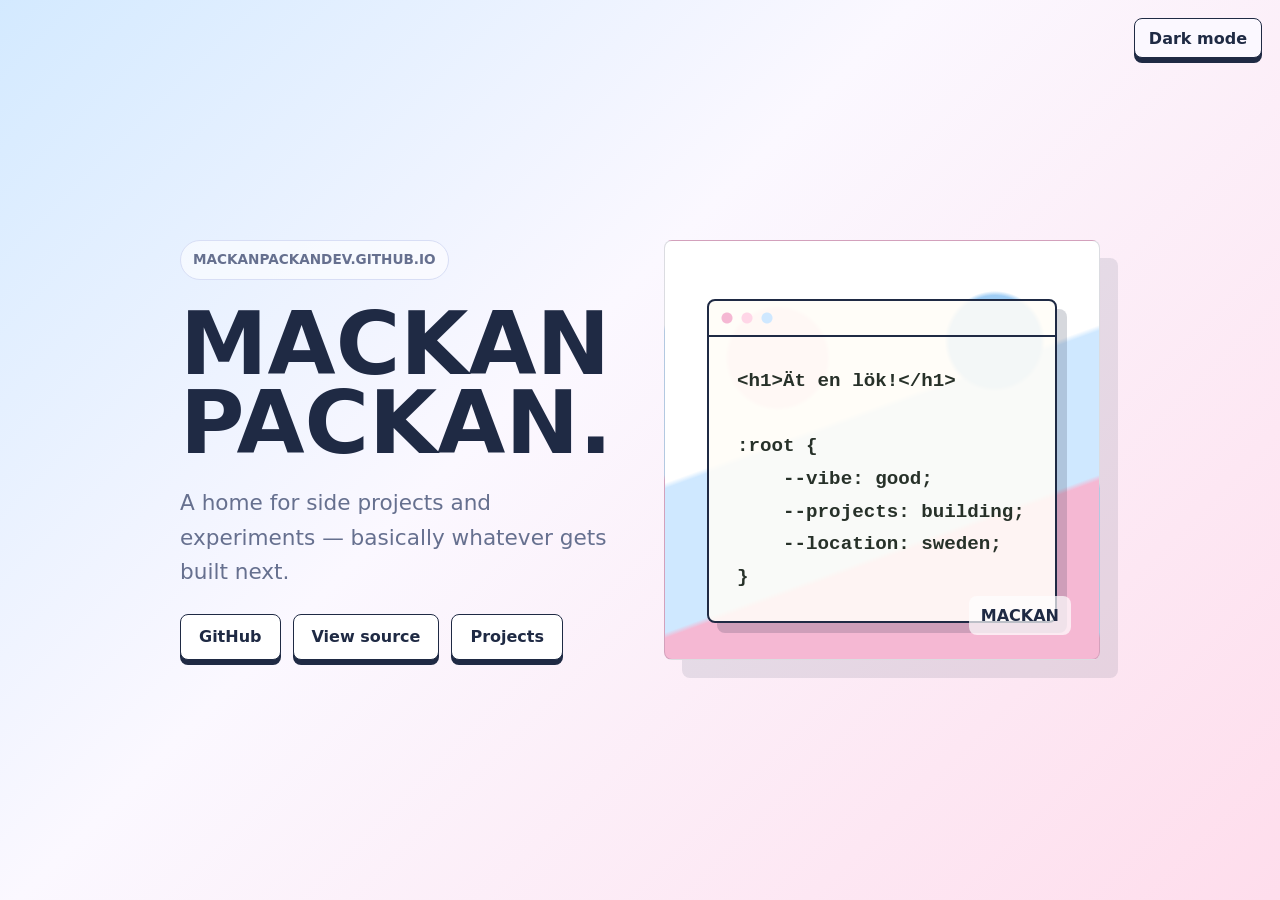
<file: index.html>
<!DOCTYPE html>
<html lang="en">
<head>
    <meta charset="UTF-8">
    <meta name="viewport" content="width=device-width, initial-scale=1.0">
    <title>Hello World | MACKAN</title>
    <script src="dark-mode.js"></script>
    <link rel="stylesheet" href="style.css">
</head>
<body>
    <main>
        <section class="panel" aria-label="Hello world welcome page">
            <div class="copy">
                <p class="eyebrow">MACKANPACKANDEV.GITHUB.IO</p>
                <h1>MACKAN<br>PACKAN.</h1>
                <p>A home for side projects and experiments — basically whatever gets built next.</p>
                <div class="actions">
                    <a href="https://github.com/mackanpackandev">GitHub</a>
                    <a href="https://github.com/mackanpackandev/mackanpackandev.github.io">View source</a>
                    <a href="projects.html">Projects</a>
                </div>
            </div>

            <div class="scene" aria-hidden="true">
                <div class="window">
                    <code>&lt;h1&gt;Ät en lök!&lt;/h1&gt;

:root {
    --vibe: good;
    --projects: building;
    --location: sweden;
}</code>
                </div>
                <div class="signature">MACKAN</div>
            </div>
        </section>
    </main>
</body>
</html>
</file>
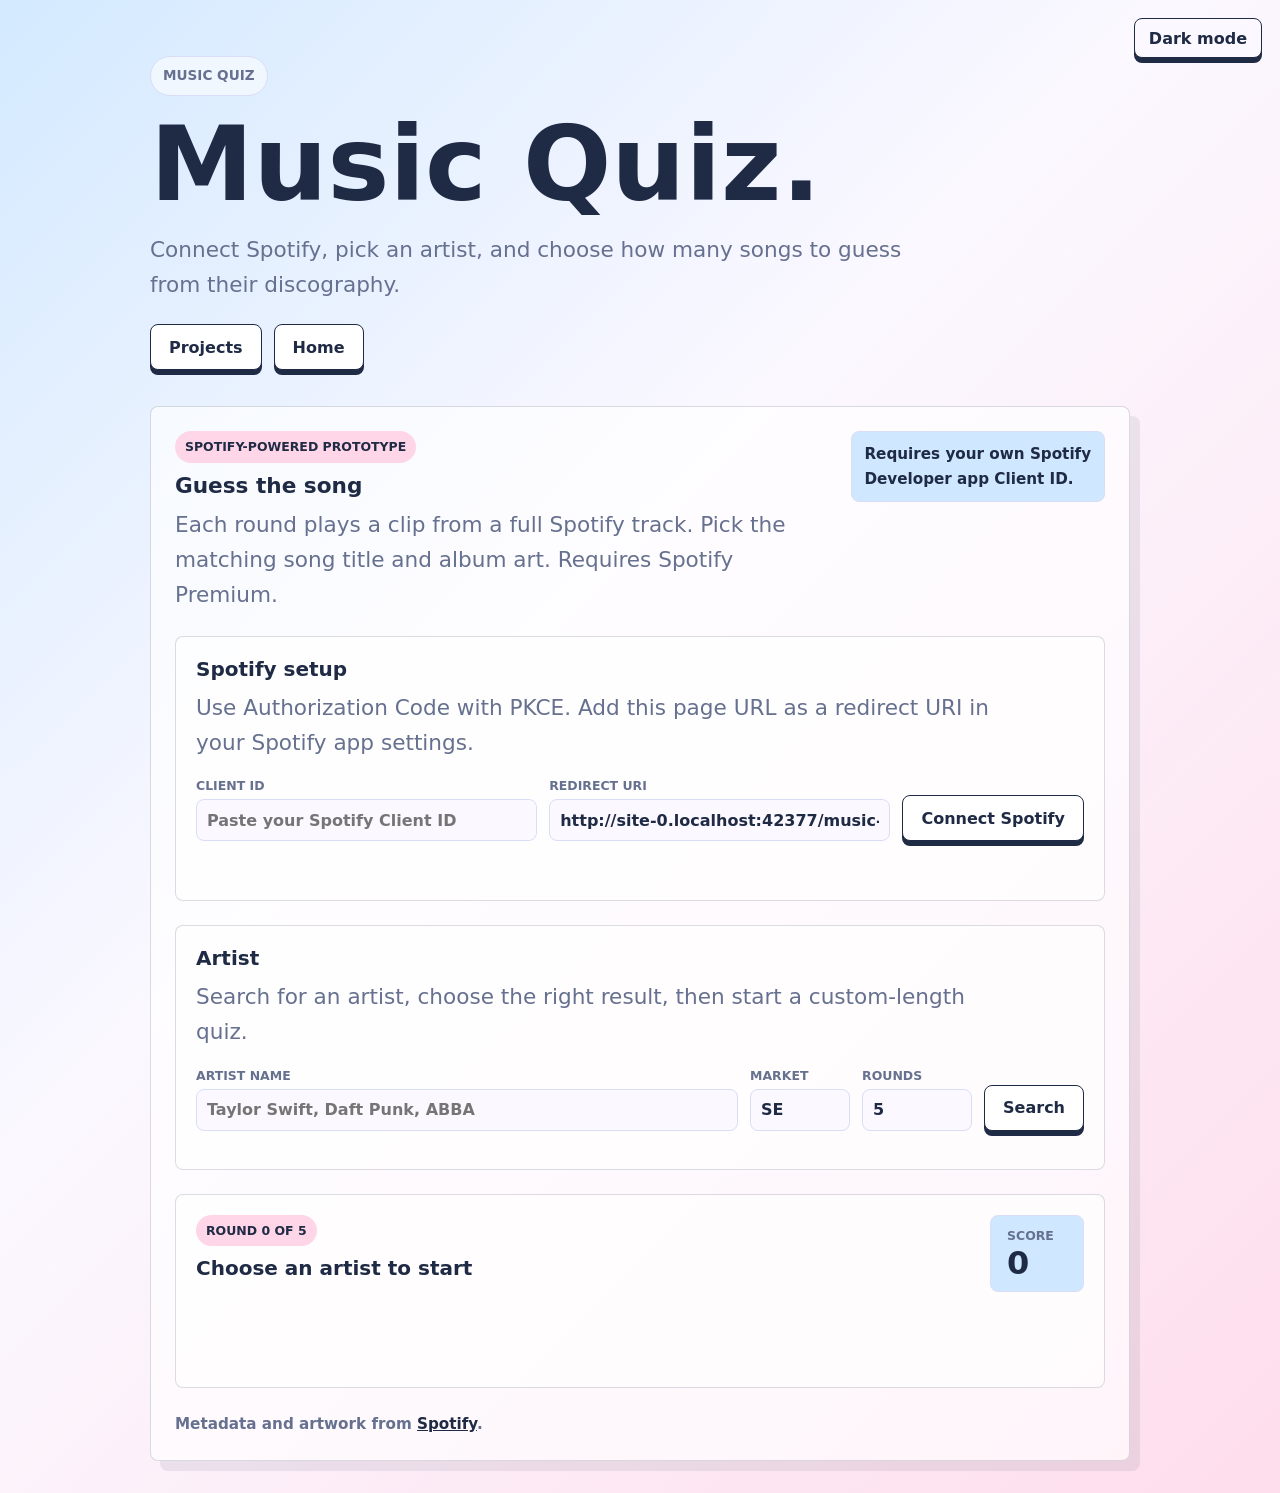
<file: music-quiz.html>
<!DOCTYPE html>
<html lang="en">
<head>
    <meta charset="UTF-8">
    <meta name="viewport" content="width=device-width, initial-scale=1.0">
    <title>Music Quiz | MACKAN</title>
    <script src="dark-mode.js"></script>
    <link rel="stylesheet" href="style.css">
</head>
<body>
    <main class="projects-page">
        <section class="projects-shell" aria-label="Music quiz">
            <div class="projects-header">
                <p class="eyebrow">MUSIC QUIZ</p>
                <h1>Music Quiz.</h1>
                <p>Connect Spotify, pick an artist, and choose how many songs to guess from their discography.</p>
                <div class="actions">
                    <a href="projects.html">Projects</a>
                    <a href="index.html">Home</a>
                </div>
            </div>

            <section class="music-quiz" aria-labelledby="music-quiz-title">
                <div class="music-quiz-topbar">
                    <div>
                        <p class="project-kicker">Spotify-powered prototype</p>
                        <h2 id="music-quiz-title">Guess the song</h2>
                        <p>Each round plays a clip from a full Spotify track. Pick the matching song title and album art. Requires Spotify Premium.</p>
                    </div>
                    <p class="spotify-note">Requires your own Spotify Developer app Client ID.</p>
                </div>

                <section class="spotify-setup" aria-labelledby="spotify-setup-title">
                    <div>
                        <h3 id="spotify-setup-title">Spotify setup</h3>
                        <p>Use Authorization Code with PKCE. Add this page URL as a redirect URI in your Spotify app settings.</p>
                    </div>

                    <div class="spotify-form">
                        <label for="spotify-client-id">
                            <span>Client ID</span>
                            <input id="spotify-client-id" type="text" autocomplete="off" placeholder="Paste your Spotify Client ID">
                        </label>

                        <label for="spotify-redirect-uri">
                            <span>Redirect URI</span>
                            <input id="spotify-redirect-uri" type="text" readonly>
                        </label>

                        <button type="button" id="spotify-connect">Connect Spotify</button>
                    </div>

                    <p class="quiz-status" id="auth-status" aria-live="polite"></p>
                </section>

                <section class="artist-picker" aria-labelledby="artist-picker-title">
                    <div>
                        <h3 id="artist-picker-title">Artist</h3>
                        <p>Search for an artist, choose the right result, then start a custom-length quiz.</p>
                    </div>

                    <div class="artist-search">
                        <label for="artist-search-input">
                            <span>Artist name</span>
                            <input id="artist-search-input" type="search" placeholder="Taylor Swift, Daft Punk, ABBA">
                        </label>

                        <label for="spotify-market">
                            <span>Market</span>
                            <input id="spotify-market" type="text" maxlength="2" value="SE">
                        </label>

                        <label for="round-count">
                            <span>Rounds</span>
                            <input id="round-count" type="number" min="1" max="20" step="1" value="5">
                        </label>

                        <button type="button" id="artist-search-button">Search</button>
                    </div>

                    <div class="artist-results" id="artist-results" aria-live="polite"></div>
                </section>

                <section class="quiz-stage" aria-labelledby="quiz-stage-title">
                    <div class="quiz-stage-header">
                        <div>
                            <p class="project-kicker" id="round-label">Round 0 of 5</p>
                            <h3 id="quiz-stage-title">Choose an artist to start</h3>
                        </div>

                        <div class="quiz-score">
                            <span>Score</span>
                            <strong id="quiz-score">0</strong>
                        </div>
                    </div>

                    <div class="audio-panel" id="audio-panel" hidden>
                        <button type="button" id="play-pause-btn">Pause</button>
                        <label for="volume-control">
                            <span>Volume</span>
                            <input id="volume-control" type="range" min="0" max="1" step="0.01" value="0.7">
                        </label>
                    </div>

                    <div class="answer-grid" id="answer-grid"></div>

                    <div class="quiz-actions">
                        <button type="button" id="next-round" hidden>Next round</button>
                        <button type="button" id="restart-quiz" hidden>Restart quiz</button>
                    </div>

                    <p class="quiz-status" id="quiz-status" aria-live="polite"></p>
                </section>

                <p class="spotify-attribution">
                    Metadata and artwork from <a href="https://open.spotify.com" target="_blank" rel="noreferrer">Spotify</a>.
                </p>
            </section>
        </section>
    </main>
    <script src="https://sdk.scdn.co/spotify-player.js"></script>
    <script src="music-quiz.js"></script>
</body>
</html>
</file>
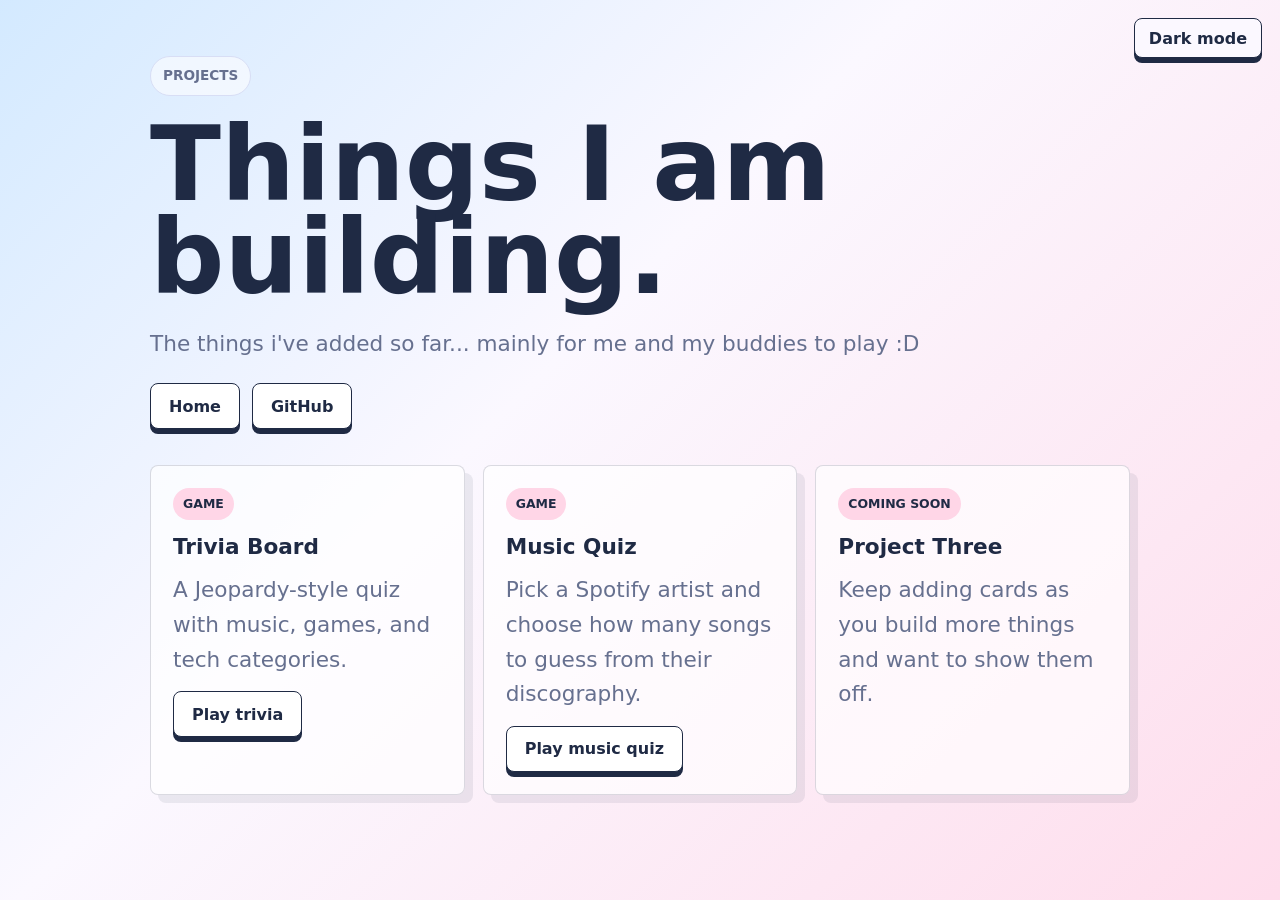
<file: projects.html>
<!DOCTYPE html>
<html lang="en">
<head>
    <meta charset="UTF-8">
    <meta name="viewport" content="width=device-width, initial-scale=1.0">
    <title>Projects | MACKAN</title>
    <script src="dark-mode.js"></script>
    <link rel="stylesheet" href="style.css">
</head>
<body>
    <main class="projects-page">
        <section class="projects-shell" aria-label="Projects">
            <div class="projects-header">
                <p class="eyebrow">PROJECTS</p>
                <h1>Things I am building.</h1>
                <p>The things i've added so far... mainly for me and my buddies to play :D</p>
                <div class="actions">
                    <a href="index.html">Home</a>
                    <a href="https://github.com/mackanpackandev">GitHub</a>
                </div>
            </div>

            <div class="project-grid">
                <article class="project-card">
                    <p class="project-kicker">Game</p>
                    <h2>Trivia Board</h2>
                    <p>A Jeopardy-style quiz with music, games, and tech categories.</p>
                    <a href="trivia.html">Play trivia</a>
                </article>

                <article class="project-card">
                    <p class="project-kicker">Game</p>
                    <h2>Music Quiz</h2>
                    <p>Pick a Spotify artist and choose how many songs to guess from their discography.</p>
                    <a href="music-quiz.html">Play music quiz</a>
                </article>

                <article class="project-card">
                    <p class="project-kicker">Coming soon</p>
                    <h2>Project Three</h2>
                    <p>Keep adding cards as you build more things and want to show them off.</p>
                </article>
            </div>
        </section>
    </main>
</body>
</html>
</file>
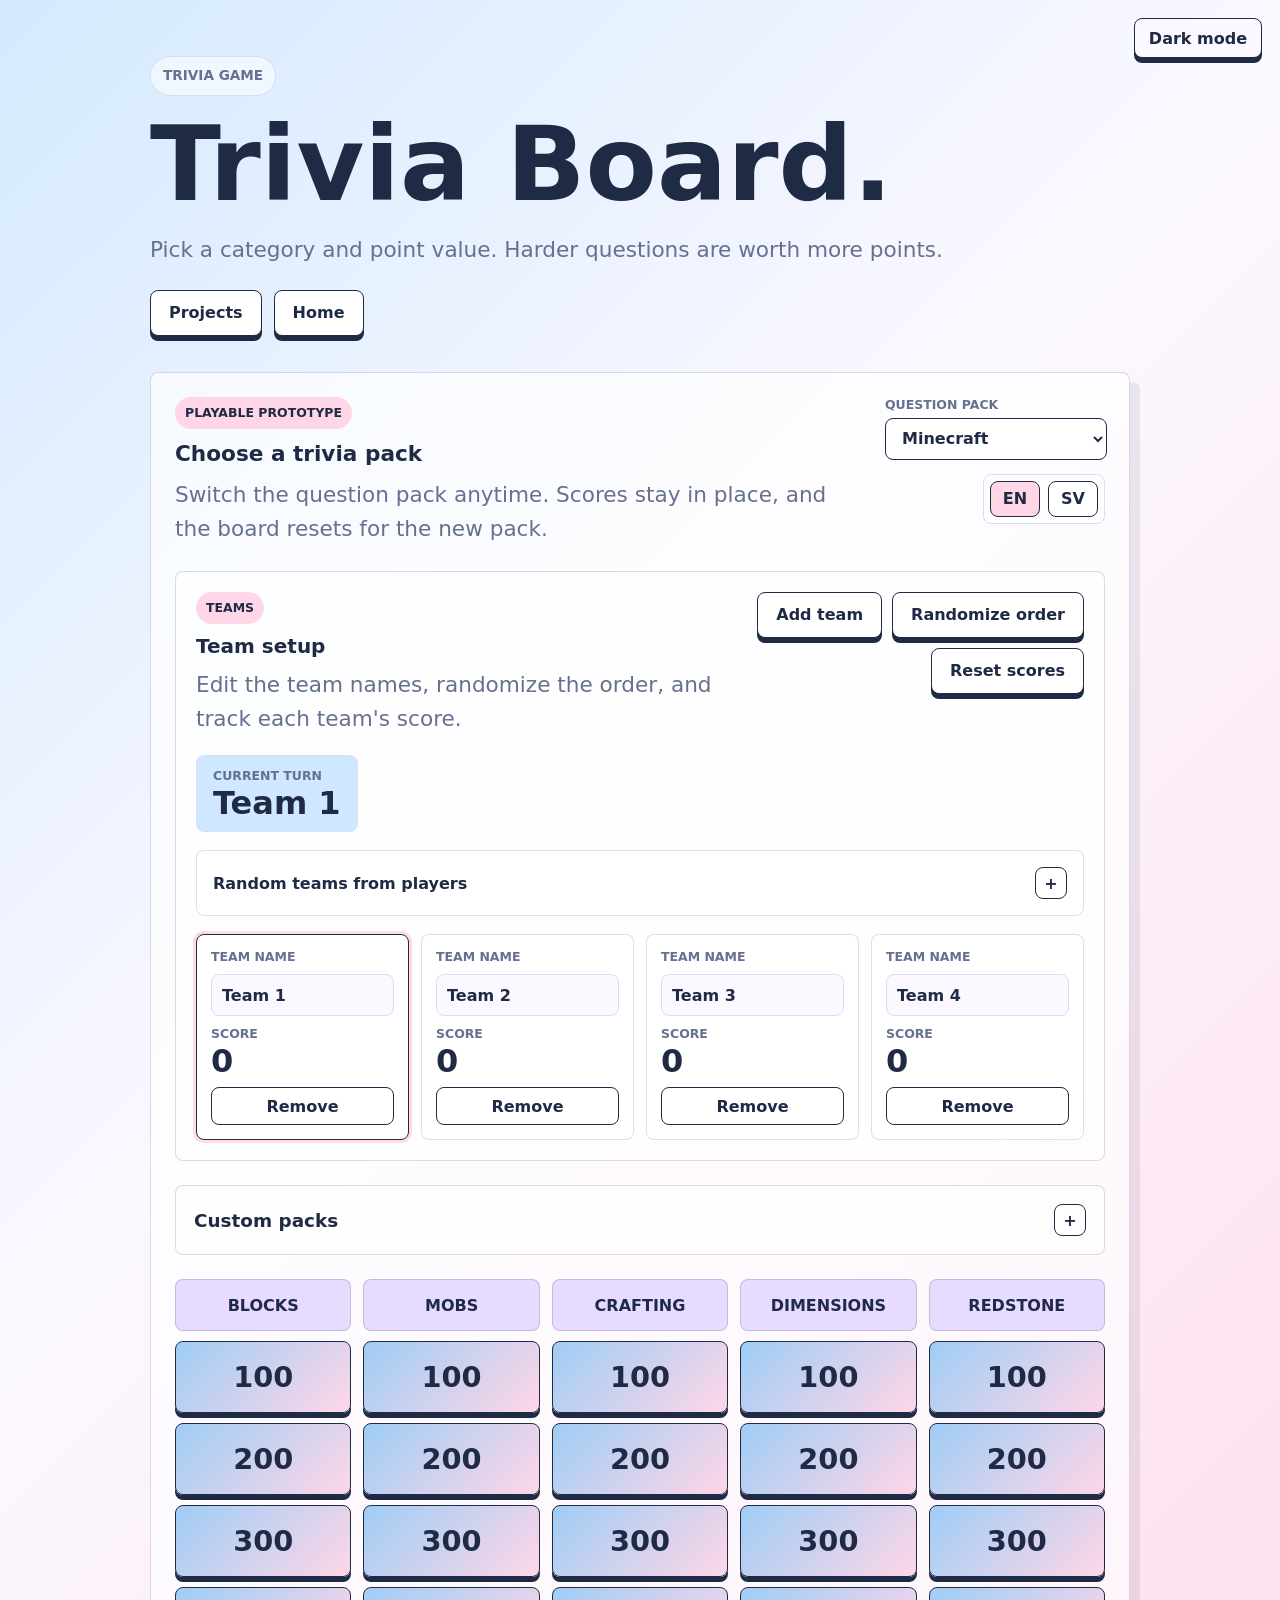
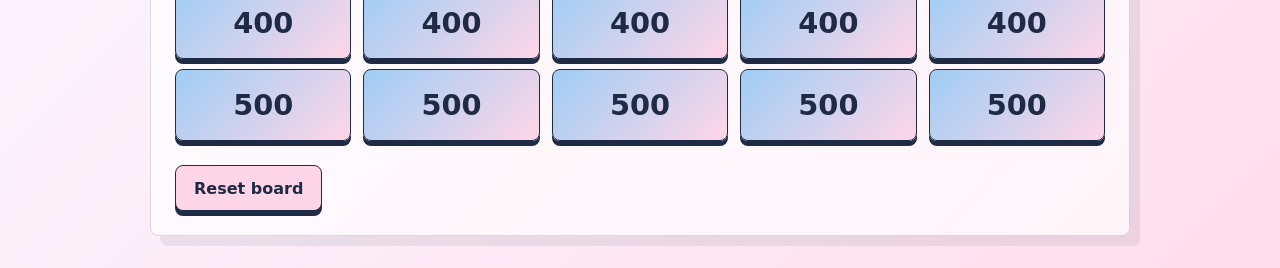
<file: trivia.html>
<!DOCTYPE html>
<html lang="en">
<head>
    <meta charset="UTF-8">
    <meta name="viewport" content="width=device-width, initial-scale=1.0">
    <title>Trivia Board | MACKAN</title>
    <script src="dark-mode.js"></script>
    <link rel="stylesheet" href="style.css">
</head>
<body>
    <main class="projects-page">
        <section class="projects-shell" aria-label="Trivia game">
            <div class="projects-header">
                <p class="eyebrow" data-i18n="pageEyebrow">TRIVIA GAME</p>
                <h1 data-i18n="pageTitle">Trivia Board.</h1>
                <p data-i18n="pageIntro">Pick a category and point value. Harder questions are worth more points.</p>
                <div class="actions">
                    <a href="projects.html" data-i18n="projectsLink">Projects</a>
                    <a href="index.html" data-i18n="homeLink">Home</a>
                </div>
            </div>

            <section class="trivia-game" aria-labelledby="trivia-title">
                <div class="trivia-topbar">
                    <div>
                        <p class="project-kicker" data-i18n="prototypeLabel">Playable prototype</p>
                        <h2 id="trivia-title" data-i18n="gameTitle">Music, Games, Tech, Harry Potter, and Star Wars</h2>
                        <p data-i18n="gameIntro">Use this as a starting point for more categories, questions, and game modes.</p>
                    </div>

                    <div class="trivia-controls">
                        <label class="pack-picker" for="trivia-pack">
                            <span data-i18n="gamePackLabel">Question pack</span>
                            <select id="trivia-pack"></select>
                        </label>

                        <div class="language-toggle" aria-label="Language">
                            <button type="button" class="language-button is-active" data-language="en">EN</button>
                            <button type="button" class="language-button" data-language="sv">SV</button>
                        </div>
                    </div>
                </div>

                <section class="team-manager" aria-labelledby="teams-title">
                    <div class="team-manager-header">
                        <div>
                            <p class="project-kicker" data-i18n="teamsLabel">Teams</p>
                            <h3 id="teams-title" data-i18n="teamsTitle">Team setup</h3>
                            <p data-i18n="teamsIntro">Edit the team names, randomize the order, and track each team's score.</p>
                        </div>

                        <div class="team-actions">
                            <button type="button" id="add-team" data-i18n="addTeam">Add team</button>
                            <button type="button" id="randomize-teams" data-i18n="randomizeTeams">Randomize order</button>
                            <button type="button" id="reset-scores" data-i18n="resetScores">Reset scores</button>
                        </div>
                    </div>

                    <div class="current-turn" aria-live="polite">
                        <span data-i18n="currentTurn">Current turn</span>
                        <strong id="current-team-name">Team 1</strong>
                    </div>

                    <details class="player-randomizer">
                        <summary>
                            <h4 id="player-randomizer-title" data-i18n="playerRandomizerTitle">Random teams from players</h4>
                        </summary>

                        <p data-i18n="playerRandomizerIntro">Add player names, choose the number of teams, then randomize them into even groups.</p>

                        <label for="player-list">
                            <span data-i18n="playerListLabel">Players</span>
                            <textarea id="player-list" rows="5" data-i18n-placeholder="playerListPlaceholder" placeholder="One player per line, or separate names with commas"></textarea>
                        </label>

                        <div class="randomizer-controls">
                            <label for="generated-team-count">
                                <span data-i18n="teamCountLabel">Number of teams</span>
                                <input id="generated-team-count" type="number" min="2" max="12" value="4">
                            </label>

                            <button type="button" id="generate-teams" data-i18n="generateTeams">Randomize teams</button>
                        </div>

                        <p class="randomizer-status" id="randomizer-status" aria-live="polite"></p>
                    </details>

                    <div class="team-list" id="team-list" aria-label="Teams"></div>
                </section>

                <details class="pack-editor">
                    <summary>
                        <h3 data-i18n="packEditorTitle">Custom packs</h3>
                    </summary>

                    <p data-i18n="packEditorIntro">Create your own question pack. Custom packs are saved in this browser and stay after refresh.</p>

                    <div class="custom-pack-tools">
                        <label for="custom-pack-edit-select">
                            <span data-i18n="editCustomPackLabel">Edit saved pack</span>
                            <select id="custom-pack-edit-select"></select>
                        </label>

                        <button type="button" id="new-custom-pack" data-i18n="newCustomPack">New pack</button>
                    </div>

                    <label for="custom-pack-name">
                        <span data-i18n="customPackNameLabel">Pack name</span>
                        <input id="custom-pack-name" type="text" data-i18n-placeholder="customPackNamePlaceholder" placeholder="Movie night, school quiz, birthday party">
                    </label>

                    <div class="custom-category-list" id="custom-category-list"></div>

                    <div class="pack-editor-actions">
                        <button type="button" id="add-custom-category" data-i18n="addCustomCategory">Add category</button>
                        <button type="button" id="save-custom-pack" data-i18n="saveCustomPack">Save custom pack</button>
                    </div>

                    <p class="pack-editor-status" id="pack-editor-status" aria-live="polite"></p>
                </details>

                <div class="trivia-board" id="trivia-board" aria-label="Jeopardy-style trivia board"></div>

                <div class="question-panel" id="question-panel" hidden>
                    <div>
                        <p class="project-kicker" id="question-meta">Category</p>
                        <h3 id="question-text">Question text</h3>
                        <p class="answer-text" id="answer-text" hidden>Answer text</p>
                    </div>

                    <div class="question-actions">
                        <button type="button" id="show-answer" data-i18n="showAnswer">Show answer</button>
                        <button type="button" id="mark-correct" data-i18n="correct">Correct</button>
                        <button type="button" id="mark-wrong" data-i18n="wrong">Wrong</button>
                    </div>
                </div>

                <button type="button" class="reset-button" id="reset-game" data-i18n="resetBoard">Reset board</button>
            </section>
        </section>
    </main>
    <script src="trivia.js"></script>
</body>
</html>
</file>
<file: style.css>
:root {
    color-scheme: light;
    --ink: #1f2a44;
    --muted: #66708f;
    --paper: #fbf8ff;
    --line: #d8def5;
    --pink: #ffd6e7;
    --blush: #f5b8d3;
    --sky: #cfe8ff;
    --blue: #9fcdf5;
    --lavender: #e7dcff;
}

[data-theme="dark"] {
    color-scheme: dark;
    --ink: #eef4ff;
    --muted: #b8c3dc;
    --paper: #111827;
    --line: #34415f;
    --pink: #9f4f72;
    --blush: #c4799b;
    --sky: #22506f;
    --blue: #3978a5;
    --lavender: #45356f;
}

* {
    box-sizing: border-box;
}

body {
    min-height: 100vh;
    margin: 0;
    font-family: Inter, ui-sans-serif, system-ui, -apple-system, BlinkMacSystemFont, "Segoe UI", sans-serif;
    color: var(--ink);
    background:
        linear-gradient(135deg, rgba(207, 232, 255, 0.9), rgba(251, 248, 255, 0.92) 42%, rgba(255, 214, 231, 0.8)),
        var(--paper);
}

main {
    min-height: 100vh;
    display: grid;
    place-items: center;
    padding: 32px;
}

.panel {
    width: min(100%, 920px);
    display: grid;
    grid-template-columns: 1fr 1fr;
    gap: 48px;
    align-items: center;
}

.copy {
    display: grid;
    gap: 24px;
}

.eyebrow {
    width: fit-content;
    margin: 0;
    padding: 8px 12px;
    border: 1px solid var(--line);
    border-radius: 999px;
    background: rgba(255, 255, 255, 0.58);
    color: var(--muted);
    font-size: 0.85rem;
    font-weight: 700;
    letter-spacing: 0;
    text-transform: uppercase;
}

h1 {
    margin: 0;
    font-size: clamp(2.75rem, 8vw, 5.5rem);
    line-height: 0.9;
    letter-spacing: 0;
}

p {
    max-width: 58ch;
    margin: 0;
    color: var(--muted);
    font-size: clamp(1.05rem, 2vw, 1.35rem);
    line-height: 1.6;
}

h2 {
    margin: 0;
    font-size: 1.35rem;
    letter-spacing: 0;
}

.actions {
    display: flex;
    flex-wrap: wrap;
    gap: 12px;
}

a {
    display: inline-flex;
    align-items: center;
    min-height: 46px;
    padding: 0 18px;
    border: 1px solid var(--ink);
    border-radius: 8px;
    color: var(--ink);
    text-decoration: none;
    font-weight: 700;
    background: #ffffff;
    box-shadow: 0 5px 0 var(--ink);
    transition: transform 160ms ease, box-shadow 160ms ease;
}

a:hover,
button:hover:not(:disabled) {
    transform: translateY(2px);
    box-shadow: 0 3px 0 var(--ink);
}

button {
    min-height: 46px;
    padding: 0 18px;
    border: 1px solid var(--ink);
    border-radius: 8px;
    color: var(--ink);
    font: inherit;
    font-weight: 700;
    background: #ffffff;
    box-shadow: 0 5px 0 var(--ink);
    cursor: pointer;
    transition: transform 160ms ease, box-shadow 160ms ease, opacity 160ms ease;
}

button:disabled {
    cursor: not-allowed;
    opacity: 0.44;
    box-shadow: none;
}

.theme-toggle {
    position: fixed;
    z-index: 20;
    top: 18px;
    right: 18px;
    min-height: 40px;
    padding: 0 14px;
    border-color: var(--ink);
    background: var(--paper);
}

.scene {
    position: relative;
    min-height: 420px;
    border: 1px solid rgba(31, 42, 68, 0.16);
    border-radius: 8px;
    overflow: hidden;
    background:
        radial-gradient(circle at 26% 28%, var(--pink) 0 11%, transparent 12%),
        radial-gradient(circle at 76% 24%, var(--blue) 0 10%, transparent 11%),
        linear-gradient(160deg, #ffffff 0 42%, var(--sky) 43% 68%, var(--blush) 69% 100%);
    box-shadow: 18px 18px 0 rgba(31, 42, 68, 0.1);
}

.window {
    position: absolute;
    inset: 58px 42px auto;
    min-height: 220px;
    max-width: calc(100% - 84px);
    border: 2px solid var(--ink);
    border-radius: 8px;
    background: rgba(255, 253, 248, 0.88);
    box-shadow: 10px 10px 0 rgba(31, 42, 68, 0.18);
    overflow: hidden;
}

.window::before {
    content: "";
    display: block;
    height: 34px;
    border-bottom: 2px solid var(--ink);
    background:
        radial-gradient(circle at 18px 17px, var(--blush) 0 5px, transparent 6px),
        radial-gradient(circle at 38px 17px, var(--pink) 0 5px, transparent 6px),
        radial-gradient(circle at 58px 17px, var(--sky) 0 5px, transparent 6px);
}

code {
    display: block;
    padding: 28px;
    color: #273129;
    font: 700 clamp(0.86rem, 2.4vw, 1.2rem)/1.7 "SFMono-Regular", Consolas, "Liberation Mono", monospace;
    white-space: pre-wrap;
    overflow-wrap: anywhere;
    word-break: break-word;
}

.signature {
    position: absolute;
    right: 28px;
    bottom: 24px;
    padding: 10px 12px;
    border-radius: 8px;
    background: rgba(255, 255, 255, 0.7);
    color: var(--ink);
    font-weight: 800;
}

.projects-page {
    place-items: start center;
}

.projects-shell {
    width: min(100%, 980px);
    display: grid;
    gap: 36px;
}

.projects-header {
    display: grid;
    gap: 22px;
    padding-top: 24px;
}

.projects-header h1 {
    max-width: 760px;
    font-size: clamp(3rem, 9vw, 6.5rem);
}

.project-grid {
    display: grid;
    grid-template-columns: repeat(3, minmax(0, 1fr));
    gap: 18px;
}

.project-card {
    min-height: 220px;
    display: grid;
    align-content: start;
    gap: 14px;
    padding: 22px;
    border: 1px solid rgba(31, 42, 68, 0.16);
    border-radius: 8px;
    background: rgba(255, 255, 255, 0.68);
    box-shadow: 8px 8px 0 rgba(31, 42, 68, 0.08);
}

.project-card a {
    width: fit-content;
}

.project-kicker {
    width: fit-content;
    padding: 6px 10px;
    border-radius: 999px;
    background: var(--pink);
    color: var(--ink);
    font-size: 0.78rem;
    font-weight: 800;
    text-transform: uppercase;
}

.music-quiz {
    display: grid;
    gap: 24px;
    padding: 24px;
    border: 1px solid rgba(31, 42, 68, 0.16);
    border-radius: 8px;
    background: rgba(255, 255, 255, 0.66);
    box-shadow: 10px 10px 0 rgba(31, 42, 68, 0.08);
}

.music-quiz-topbar,
.spotify-setup,
.artist-picker,
.quiz-stage {
    display: grid;
    gap: 18px;
}

.music-quiz-topbar {
    grid-template-columns: minmax(0, 1fr) auto;
    align-items: start;
}

.music-quiz-topbar > div,
.spotify-setup > div:first-child,
.artist-picker > div:first-child {
    display: grid;
    gap: 10px;
}

.spotify-note {
    max-width: 24ch;
    padding: 10px 12px;
    border: 1px solid var(--line);
    border-radius: 8px;
    background: var(--sky);
    color: var(--ink);
    font-size: 0.95rem;
    font-weight: 800;
}

.spotify-setup,
.artist-picker,
.quiz-stage {
    padding: 20px;
    border: 1px solid rgba(31, 42, 68, 0.16);
    border-radius: 8px;
    background: rgba(255, 255, 255, 0.62);
}

.spotify-setup h3,
.artist-picker h3,
.quiz-stage h3 {
    margin: 0;
    font-size: 1.25rem;
}

.spotify-form,
.artist-search {
    display: grid;
    grid-template-columns: minmax(0, 1fr) minmax(0, 1fr) auto;
    gap: 12px;
    align-items: end;
}

.artist-search {
    grid-template-columns: minmax(0, 1fr) 100px 110px auto;
}

.spotify-form label,
.artist-search label {
    display: grid;
    gap: 6px;
}

.spotify-form span,
.artist-search span,
.quiz-score span {
    color: var(--muted);
    font-size: 0.78rem;
    font-weight: 800;
    text-transform: uppercase;
}

.spotify-form input,
.artist-search input {
    width: 100%;
    min-height: 42px;
    padding: 0 10px;
    border: 1px solid var(--line);
    border-radius: 8px;
    color: var(--ink);
    font: inherit;
    font-weight: 700;
    background: var(--paper);
}

.artist-results {
    display: grid;
    grid-template-columns: repeat(3, minmax(0, 1fr));
    gap: 12px;
}

.artist-result {
    min-height: 72px;
    display: grid;
    grid-template-columns: 56px minmax(0, 1fr);
    gap: 10px;
    align-items: center;
    padding: 8px 10px;
    text-align: left;
    box-shadow: none;
}

.artist-result img {
    width: 56px;
    height: 56px;
    border-radius: 8px;
    object-fit: cover;
    background: var(--lavender);
}

.artist-result span {
    overflow-wrap: anywhere;
}

.quiz-stage-header {
    display: flex;
    justify-content: space-between;
    gap: 18px;
    align-items: start;
}

.quiz-stage-header > div:first-child {
    display: grid;
    gap: 10px;
}

.quiz-score {
    min-width: 94px;
    display: grid;
    gap: 4px;
    padding: 12px 16px;
    border: 1px solid var(--line);
    border-radius: 8px;
    background: var(--sky);
}

.quiz-score strong {
    font-size: 2rem;
    line-height: 1;
}

.audio-panel audio {
    width: 100%;
}

.answer-grid {
    display: grid;
    grid-template-columns: repeat(3, minmax(0, 1fr));
    gap: 14px;
}

.song-answer {
    min-height: 0;
    display: grid;
    gap: 10px;
    align-content: start;
    padding: 12px;
    text-align: left;
    box-shadow: 0 5px 0 var(--ink);
}

.song-answer img {
    width: 100%;
    aspect-ratio: 1;
    border: 1px solid var(--line);
    border-radius: 8px;
    object-fit: cover;
    background: var(--lavender);
}

.song-answer strong,
.song-answer span {
    overflow-wrap: anywhere;
}

.song-answer span {
    color: var(--muted);
    font-size: 0.95rem;
    line-height: 1.35;
}

.song-answer.is-correct {
    background: #d8f8d8;
}

.song-answer.is-wrong {
    background: #ffd6e7;
}

.quiz-actions {
    display: flex;
    flex-wrap: wrap;
    gap: 10px;
}

.quiz-status,
.spotify-attribution {
    min-height: 1.4em;
    font-size: 0.95rem;
    font-weight: 700;
}

.spotify-attribution a {
    min-height: 0;
    display: inline;
    padding: 0;
    border: 0;
    box-shadow: none;
    text-decoration: underline;
    background: transparent;
}

.trivia-game {
    display: grid;
    gap: 24px;
    padding: 24px;
    border: 1px solid rgba(31, 42, 68, 0.16);
    border-radius: 8px;
    background: rgba(255, 255, 255, 0.66);
    box-shadow: 10px 10px 0 rgba(31, 42, 68, 0.08);
}

.trivia-topbar {
    display: flex;
    justify-content: space-between;
    gap: 24px;
    align-items: start;
}

.trivia-topbar > div:first-child {
    display: grid;
    gap: 12px;
}

.trivia-controls {
    display: grid;
    gap: 14px;
    justify-items: end;
}

.pack-picker {
    display: grid;
    gap: 6px;
    justify-items: start;
}

.pack-picker span {
    color: var(--muted);
    font-size: 0.78rem;
    font-weight: 800;
    text-transform: uppercase;
}

.pack-picker select {
    min-height: 42px;
    min-width: 220px;
    padding: 0 12px;
    border: 1px solid var(--ink);
    border-radius: 8px;
    color: var(--ink);
    font: inherit;
    font-weight: 700;
    background: #ffffff;
}

.language-toggle {
    display: flex;
    gap: 8px;
    padding: 6px;
    border: 1px solid var(--line);
    border-radius: 8px;
    background: rgba(255, 255, 255, 0.7);
}

.language-button {
    min-height: 36px;
    padding: 0 12px;
    box-shadow: none;
}

.language-button.is-active {
    background: var(--pink);
}

.team-manager {
    display: grid;
    gap: 18px;
    padding: 20px;
    border: 1px solid rgba(31, 42, 68, 0.16);
    border-radius: 8px;
    background: rgba(255, 255, 255, 0.62);
}

.team-manager-header {
    display: flex;
    justify-content: space-between;
    gap: 18px;
    align-items: start;
}

.team-manager-header > div:first-child {
    display: grid;
    gap: 10px;
}

.team-manager h3 {
    margin: 0;
    font-size: 1.25rem;
}

.team-actions {
    display: flex;
    flex-wrap: wrap;
    justify-content: end;
    gap: 10px;
}

.current-turn {
    width: fit-content;
    display: grid;
    gap: 4px;
    padding: 12px 16px;
    border: 1px solid var(--line);
    border-radius: 8px;
    background: var(--sky);
}

.current-turn span,
.team-score span {
    color: var(--muted);
    font-size: 0.78rem;
    font-weight: 800;
    text-transform: uppercase;
}

.current-turn strong,
.team-score strong {
    font-size: 2rem;
    line-height: 1;
}

.player-randomizer {
    display: grid;
    gap: 14px;
    padding: 16px;
    border: 1px solid rgba(31, 42, 68, 0.14);
    border-radius: 8px;
    background: rgba(255, 255, 255, 0.7);
}

.player-randomizer summary {
    display: flex;
    align-items: center;
    justify-content: space-between;
    gap: 12px;
    cursor: pointer;
    list-style: none;
}

.player-randomizer summary::-webkit-details-marker {
    display: none;
}

.player-randomizer summary::after {
    content: "+";
    width: 30px;
    height: 30px;
    display: grid;
    place-items: center;
    border: 1px solid var(--ink);
    border-radius: 8px;
    background: #ffffff;
    font-weight: 900;
}

.player-randomizer[open] summary::after {
    content: "-";
}

.pack-editor {
    display: grid;
    gap: 14px;
    padding: 18px;
    border: 1px solid rgba(31, 42, 68, 0.16);
    border-radius: 8px;
    background: rgba(255, 255, 255, 0.62);
}

.pack-editor summary {
    display: flex;
    align-items: center;
    justify-content: space-between;
    gap: 12px;
    cursor: pointer;
    list-style: none;
}

.pack-editor summary::-webkit-details-marker {
    display: none;
}

.pack-editor summary::after {
    content: "+";
    width: 30px;
    height: 30px;
    display: grid;
    place-items: center;
    border: 1px solid var(--ink);
    border-radius: 8px;
    background: #ffffff;
    font-weight: 900;
}

.pack-editor[open] summary::after {
    content: "-";
}

.pack-editor h3 {
    margin: 0;
    font-size: 1.15rem;
}

.custom-pack-tools {
    display: grid;
    grid-template-columns: minmax(0, 1fr) auto;
    gap: 12px;
    align-items: end;
}

.pack-editor label,
.custom-category-header label,
.custom-question-row label {
    display: grid;
    gap: 6px;
}

.pack-editor label span,
.custom-category-header label span,
.custom-question-row label span {
    color: var(--muted);
    font-size: 0.78rem;
    font-weight: 800;
    text-transform: uppercase;
}

.pack-editor input,
.pack-editor select,
.pack-editor textarea {
    width: 100%;
    border: 1px solid var(--line);
    border-radius: 8px;
    color: var(--ink);
    font: inherit;
    font-weight: 700;
    background: var(--paper);
}

.pack-editor input,
.pack-editor select {
    min-height: 42px;
    padding: 0 10px;
}

.pack-editor textarea {
    min-height: 70px;
    padding: 10px;
    resize: vertical;
}

.custom-category-list {
    display: grid;
    gap: 16px;
}

.custom-category {
    display: grid;
    gap: 12px;
    padding: 14px;
    border: 1px solid rgba(31, 42, 68, 0.14);
    border-radius: 8px;
    background: #ffffff;
}

.custom-category-header {
    display: grid;
    grid-template-columns: minmax(0, 1fr) auto;
    gap: 12px;
    align-items: end;
}

.custom-question-row {
    display: grid;
    grid-template-columns: 64px minmax(0, 1fr) minmax(0, 1fr);
    gap: 10px;
    align-items: start;
}

.custom-question-row strong {
    min-height: 42px;
    display: grid;
    place-items: center;
    border: 1px solid var(--line);
    border-radius: 8px;
    background: var(--lavender);
}

.pack-editor-actions {
    display: flex;
    flex-wrap: wrap;
    gap: 10px;
}

.pack-editor-status {
    min-height: 1.4em;
    font-size: 0.95rem;
    font-weight: 700;
}

.player-randomizer h4 {
    margin: 0;
    font-size: 1rem;
}

.player-randomizer label,
.randomizer-controls label {
    display: grid;
    gap: 6px;
}

.player-randomizer label span,
.randomizer-controls label span,
.team-members span {
    color: var(--muted);
    font-size: 0.78rem;
    font-weight: 800;
    text-transform: uppercase;
}

.player-randomizer textarea,
.randomizer-controls input {
    width: 100%;
    border: 1px solid var(--line);
    border-radius: 8px;
    color: var(--ink);
    font: inherit;
    font-weight: 700;
    background: var(--paper);
}

.player-randomizer textarea {
    min-height: 116px;
    padding: 10px;
    resize: vertical;
}

.randomizer-controls {
    display: grid;
    grid-template-columns: minmax(150px, 220px) auto;
    gap: 12px;
    align-items: end;
}

.randomizer-controls input {
    min-height: 42px;
    padding: 0 10px;
}

.randomizer-status {
    min-height: 1.4em;
    font-size: 0.95rem;
    font-weight: 700;
}

.team-list {
    display: grid;
    grid-template-columns: repeat(4, minmax(0, 1fr));
    gap: 12px;
}

.team-card {
    display: grid;
    gap: 10px;
    padding: 14px;
    border: 1px solid rgba(31, 42, 68, 0.14);
    border-radius: 8px;
    background: #ffffff;
}

.team-card.is-active {
    border-color: var(--ink);
    box-shadow: 0 0 0 3px rgba(255, 214, 231, 0.9);
}

.team-card label {
    color: var(--muted);
    font-size: 0.78rem;
    font-weight: 800;
    text-transform: uppercase;
}

.team-card input {
    width: 100%;
    min-height: 42px;
    padding: 0 10px;
    border: 1px solid var(--line);
    border-radius: 8px;
    color: var(--ink);
    font: inherit;
    font-weight: 700;
    background: var(--paper);
}

.team-score {
    display: grid;
    gap: 4px;
}

.team-members {
    display: grid;
    gap: 4px;
}

.team-members p {
    font-size: 0.95rem;
    line-height: 1.4;
    overflow-wrap: anywhere;
}

.remove-team {
    min-height: 38px;
    padding: 0 10px;
    box-shadow: none;
}

.trivia-board {
    display: grid;
    grid-template-columns: repeat(5, minmax(0, 1fr));
    gap: 12px;
}

.trivia-column {
    display: grid;
    grid-template-rows: auto repeat(5, 72px);
    gap: 10px;
}

.trivia-column h3 {
    min-height: 52px;
    display: grid;
    place-items: center;
    margin: 0;
    padding: 10px;
    border: 1px solid rgba(31, 42, 68, 0.18);
    border-radius: 8px;
    background: var(--lavender);
    text-align: center;
    font-size: 1rem;
    text-transform: uppercase;
}

.trivia-tile {
    width: 100%;
    min-height: 72px;
    padding: 0;
    background: linear-gradient(135deg, var(--blue), var(--pink));
    font-size: clamp(1.2rem, 3vw, 1.8rem);
}

.question-panel {
    display: grid;
    gap: 18px;
    padding: 22px;
    border: 1px solid rgba(31, 42, 68, 0.18);
    border-radius: 8px;
    background: #ffffff;
}

.question-panel[hidden],
.answer-text[hidden] {
    display: none;
}

.question-panel h3 {
    margin: 0;
    font-size: clamp(1.25rem, 3vw, 2rem);
    line-height: 1.25;
}

.answer-text {
    margin-top: 14px;
    padding: 14px 16px;
    border-left: 4px solid var(--blush);
    border-radius: 8px;
    background: var(--paper);
    color: var(--ink);
    font-weight: 700;
}

.question-actions {
    display: flex;
    flex-wrap: wrap;
    gap: 12px;
}

.reset-button {
    width: fit-content;
    background: var(--pink);
}

[data-theme="dark"] body {
    background:
        linear-gradient(135deg, rgba(17, 24, 39, 0.96), rgba(31, 42, 68, 0.94) 48%, rgba(64, 44, 78, 0.86)),
        var(--paper);
}

[data-theme="dark"] a,
[data-theme="dark"] button,
[data-theme="dark"] .theme-toggle,
[data-theme="dark"] .project-card a {
    background: #182235;
}

[data-theme="dark"] .eyebrow,
[data-theme="dark"] .window,
[data-theme="dark"] .project-card,
[data-theme="dark"] .music-quiz,
[data-theme="dark"] .spotify-setup,
[data-theme="dark"] .artist-picker,
[data-theme="dark"] .quiz-stage,
[data-theme="dark"] .trivia-game,
[data-theme="dark"] .team-manager,
[data-theme="dark"] .player-randomizer,
[data-theme="dark"] .team-card,
[data-theme="dark"] .current-turn,
[data-theme="dark"] .pack-editor,
[data-theme="dark"] .custom-category-editor,
[data-theme="dark"] .question-panel {
    border-color: rgba(238, 244, 255, 0.18);
    background: rgba(24, 34, 53, 0.78);
}

[data-theme="dark"] .scene {
    border-color: rgba(238, 244, 255, 0.18);
    background:
        radial-gradient(circle at 26% 28%, rgba(159, 79, 114, 0.84) 0 11%, transparent 12%),
        radial-gradient(circle at 76% 24%, rgba(57, 120, 165, 0.84) 0 10%, transparent 11%),
        linear-gradient(160deg, #182235 0 42%, var(--sky) 43% 68%, #59395a 69% 100%);
    box-shadow: 18px 18px 0 rgba(0, 0, 0, 0.22);
}

[data-theme="dark"] .signature,
[data-theme="dark"] .spotify-note,
[data-theme="dark"] .quiz-score,
[data-theme="dark"] .current-turn,
[data-theme="dark"] .category-heading,
[data-theme="dark"] .reset-button,
[data-theme="dark"] .language-button.is-active {
    background: var(--sky);
}

[data-theme="dark"] input,
[data-theme="dark"] select,
[data-theme="dark"] textarea,
[data-theme="dark"] .team-name,
[data-theme="dark"] .answer-text {
    border-color: var(--line);
    color: var(--ink);
    background: #0f172a;
}

[data-theme="dark"] input::placeholder,
[data-theme="dark"] textarea::placeholder {
    color: #8793ad;
}

[data-theme="dark"] code {
    color: #e6edf7;
}

[data-theme="dark"] .artist-result,
[data-theme="dark"] .song-answer,
[data-theme="dark"] .language-button,
[data-theme="dark"] .value-button,
[data-theme="dark"] .score-button,
[data-theme="dark"] .custom-question-row {
    background: #182235;
}

[data-theme="dark"] .artist-result img,
[data-theme="dark"] .song-answer img,
[data-theme="dark"] .project-card::before {
    background: var(--lavender);
}

[data-theme="dark"] .song-answer.is-correct {
    background: #255a3a;
}

[data-theme="dark"] .song-answer.is-wrong {
    background: #6f2d48;
}

[data-theme="dark"] .value-button.is-used {
    background: #0f172a;
}

@media (max-width: 760px) {
    main {
        align-items: start;
        padding: 22px;
    }

    .panel {
        grid-template-columns: 1fr;
        gap: 32px;
    }

    .scene {
        min-height: 320px;
        box-shadow: 10px 10px 0 rgba(31, 42, 68, 0.1);
    }

    .window {
        inset: 36px 24px auto;
        max-width: calc(100% - 48px);
    }

    .project-grid {
        grid-template-columns: 1fr;
    }

    .project-card {
        min-height: 180px;
    }

    .music-quiz {
        padding: 18px;
    }

    .music-quiz-topbar,
    .spotify-form,
    .artist-search,
    .quiz-stage-header,
    .artist-results,
    .answer-grid {
        grid-template-columns: 1fr;
    }

    .quiz-stage-header {
        display: grid;
    }

    .spotify-note {
        max-width: none;
    }

    .trivia-game {
        padding: 18px;
    }

    .trivia-topbar {
        display: grid;
    }

    .trivia-controls {
        justify-items: start;
    }

    .team-manager-header {
        display: grid;
    }

    .team-actions {
        justify-content: start;
    }

    .randomizer-controls {
        grid-template-columns: 1fr;
    }

    .custom-category-header,
    .custom-pack-tools,
    .custom-question-row {
        grid-template-columns: 1fr;
    }

    .custom-question-row strong {
        width: fit-content;
        min-width: 64px;
    }

    .team-list {
        grid-template-columns: 1fr;
    }

    .trivia-board {
        grid-template-columns: 1fr;
    }

    .trivia-column {
        grid-template-rows: auto;
    }
}
</file>
